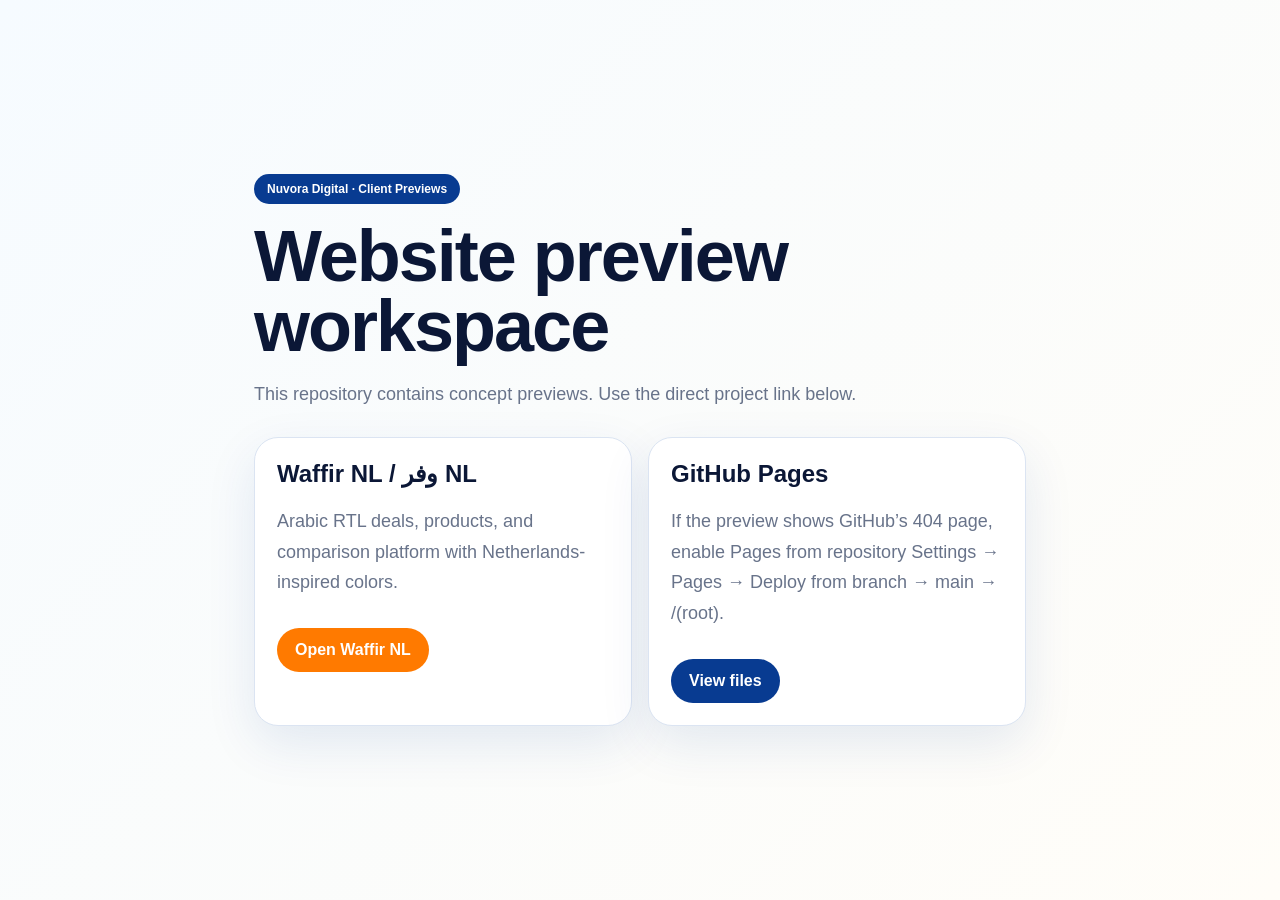
<file: index.html>
<!doctype html>
<html lang="en">
<head>
  <meta charset="utf-8">
  <meta name="viewport" content="width=device-width,initial-scale=1">
  <meta name="robots" content="noindex,nofollow">
  <title>Nuvora Previews</title>
  <style>
    :root{--blue:#083b91;--orange:#ff7a00;--red:#e63946;--ink:#0b1736;--muted:#68738a;--paper:#fffdf8;--line:#dbe4f2}*{box-sizing:border-box}body{font-family:Arial,sans-serif;margin:0;background:linear-gradient(135deg,#f6fbff,#fffdf8);color:var(--ink);min-height:100vh;display:grid;place-items:center}.box{max-width:820px;padding:48px 24px}.tag{display:inline-block;background:var(--blue);color:#fff;border-radius:999px;padding:8px 13px;font-size:12px;font-weight:800}h1{font-size:clamp(38px,6vw,72px);line-height:.96;margin:18px 0 16px;letter-spacing:-2px}p{line-height:1.7;color:var(--muted);font-size:18px}.cards{display:grid;grid-template-columns:repeat(auto-fit,minmax(240px,1fr));gap:16px;margin-top:28px}.card{background:#fff;border:1px solid var(--line);border-radius:24px;padding:22px;box-shadow:0 18px 50px rgba(8,59,145,.1)}.card h2{margin:0 0 8px}.btn{display:inline-block;margin-top:12px;background:var(--orange);color:#fff;padding:13px 18px;border-radius:999px;font-weight:900;text-decoration:none}.btn.secondary{background:var(--blue)}
  </style>
</head>
<body>
  <main class="box">
    <span class="tag">Nuvora Digital · Client Previews</span>
    <h1>Website preview workspace</h1>
    <p>This repository contains concept previews. Use the direct project link below.</p>
    <section class="cards">
      <article class="card">
        <h2>Waffir NL / وفر NL</h2>
        <p>Arabic RTL deals, products, and comparison platform with Netherlands-inspired colors.</p>
        <a class="btn" href="waffir-nl/">Open Waffir NL</a>
      </article>
      <article class="card">
        <h2>GitHub Pages</h2>
        <p>If the preview shows GitHub’s 404 page, enable Pages from repository Settings → Pages → Deploy from branch → main → /(root).</p>
        <a class="btn secondary" href="https://github.com/nuvora-webpro/nuvora-previews/tree/main/waffir-nl">View files</a>
      </article>
    </section>
  </main>
</body>
</html>
</file>
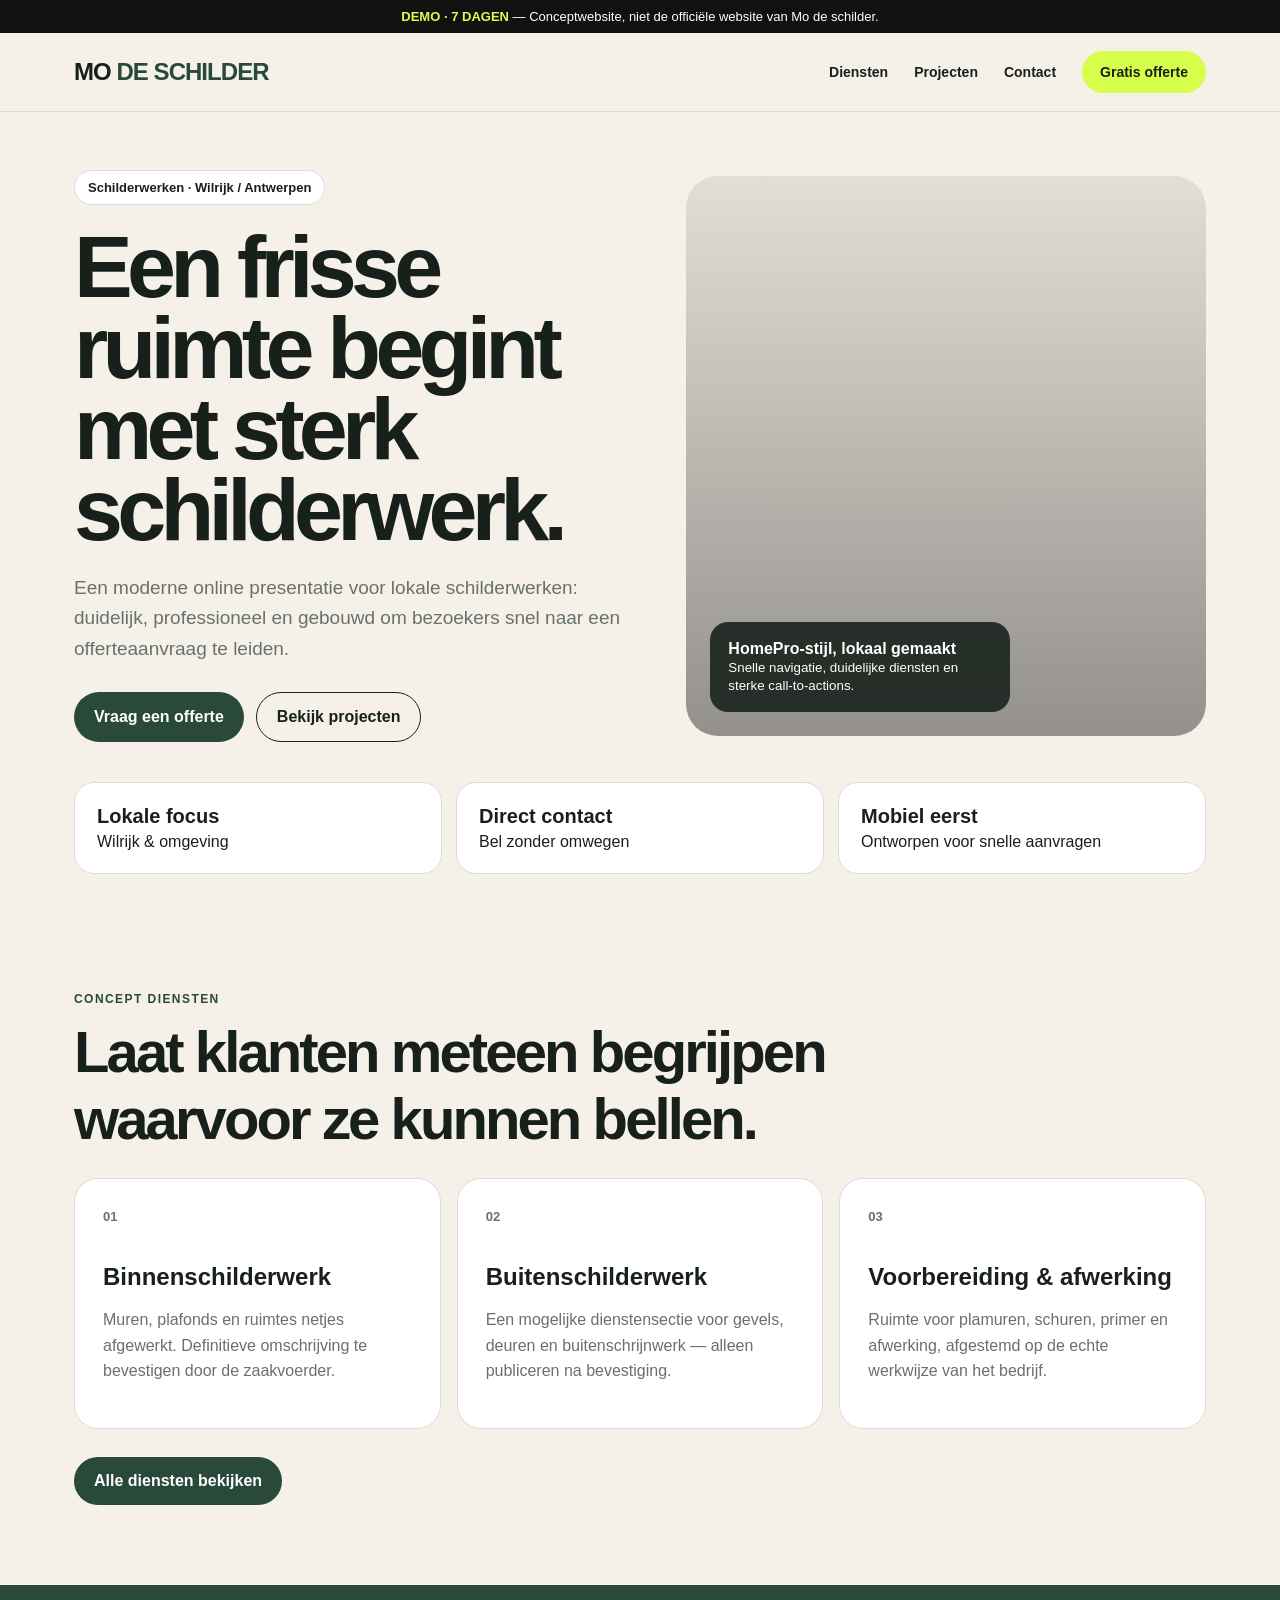
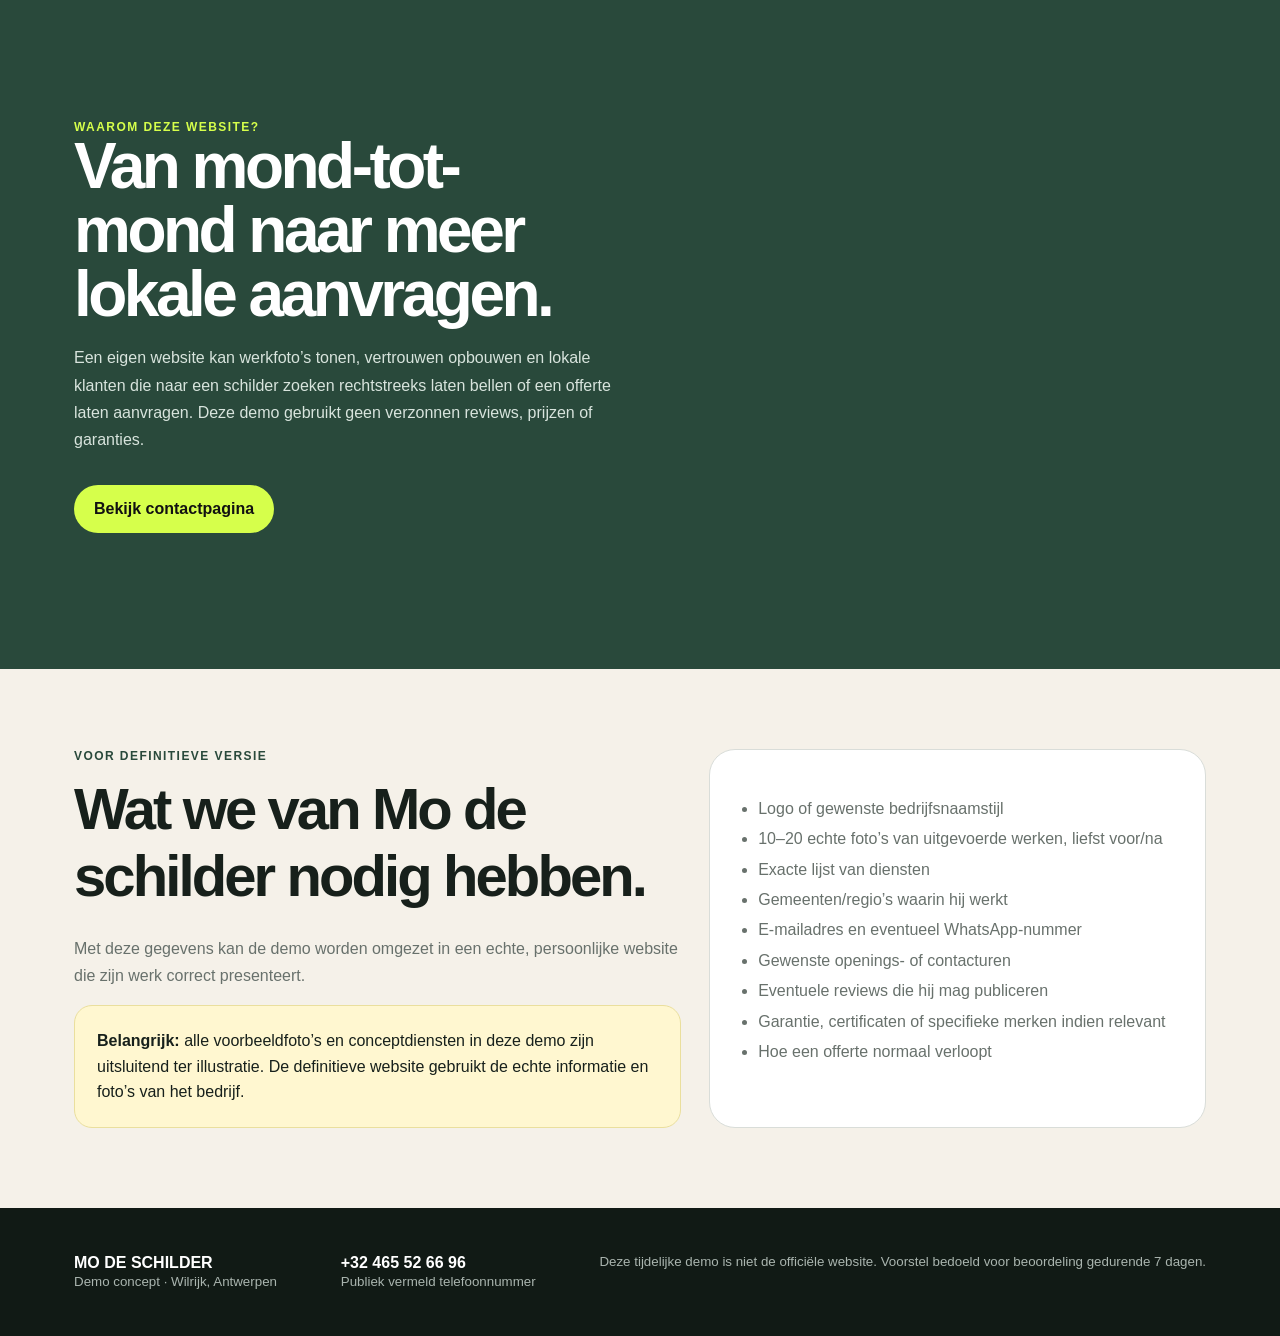
<file: mo-de-schilder/index.html>
<!doctype html><html lang="nl"><head><meta charset="utf-8"><meta name="viewport" content="width=device-width,initial-scale=1"><meta name="robots" content="noindex,nofollow"><title>Mo de schilder | Demo website</title><meta name="description" content="Conceptdemo voor Mo de schilder in Wilrijk. Dit is geen officiële website."><style>:root{--ink:#17201b;--green:#29493b;--lime:#d6ff4b;--cream:#f5f1e9;--white:#fff;--muted:#68716c;--line:#d9ddd9}*{box-sizing:border-box}html{scroll-behavior:smooth}body{margin:0;font-family:Inter,Arial,sans-serif;color:var(--ink);background:var(--cream)}a{text-decoration:none;color:inherit}.demo{background:#111;color:white;text-align:center;padding:9px 16px;font-size:13px}.demo b{color:var(--lime)}header{position:sticky;top:0;z-index:10;background:rgba(245,241,233,.95);backdrop-filter:blur(10px);border-bottom:1px solid var(--line)}.nav{max-width:1180px;margin:auto;display:flex;align-items:center;justify-content:space-between;padding:18px 24px}.brand{font-weight:900;letter-spacing:-.04em;font-size:24px}.brand span{color:var(--green)}nav{display:flex;gap:26px;align-items:center;font-size:14px;font-weight:700}.cta{background:var(--lime);padding:13px 18px;border-radius:999px;font-weight:900}.hero{max-width:1180px;margin:0 auto;padding:58px 24px 28px;display:grid;grid-template-columns:1.05fr .95fr;gap:38px;align-items:center}.eyebrow{display:inline-flex;background:white;border:1px solid var(--line);padding:9px 13px;border-radius:999px;font-size:13px;font-weight:800}.hero h1{font-size:clamp(48px,7vw,88px);line-height:.92;letter-spacing:-.065em;margin:22px 0}.hero p{font-size:19px;line-height:1.6;color:var(--muted);max-width:620px}.actions{display:flex;gap:12px;flex-wrap:wrap;margin-top:28px}.btn{display:inline-flex;align-items:center;justify-content:center;padding:15px 20px;border-radius:999px;font-weight:900}.btn.primary{background:var(--green);color:white}.btn.alt{border:1px solid var(--ink);background:transparent}.heroimg{min-height:560px;border-radius:32px;background:linear-gradient(180deg,rgba(0,0,0,.08),rgba(0,0,0,.4)),url('https://images.unsplash.com/photo-1562259949-e8e7689d7828?auto=format&fit=crop&w=1400&q=84') center/cover;display:flex;align-items:flex-end;padding:24px;color:white}.chip{background:rgba(23,32,27,.88);padding:18px;border-radius:18px;max-width:300px}.trust{max-width:1180px;margin:12px auto 0;padding:0 24px 38px;display:grid;grid-template-columns:repeat(3,1fr);gap:14px}.trust>div{background:white;border:1px solid var(--line);padding:22px;border-radius:20px}.trust strong{display:block;font-size:20px;margin-bottom:5px}.section{max-width:1180px;margin:auto;padding:80px 24px}.kicker{font-weight:900;color:var(--green);text-transform:uppercase;letter-spacing:.12em;font-size:12px}.section h2{font-size:clamp(36px,5vw,58px);letter-spacing:-.05em;margin:12px 0 26px;max-width:800px}.services{display:grid;grid-template-columns:repeat(3,1fr);gap:16px}.card{background:white;border:1px solid var(--line);padding:28px;border-radius:24px}.card .n{font-size:13px;font-weight:900;color:var(--muted)}.card h3{font-size:24px;margin:38px 0 10px}.card p{color:var(--muted);line-height:1.6}.dark{background:var(--green);color:white}.dark .inner{max-width:1180px;margin:auto;padding:82px 24px;display:grid;grid-template-columns:1fr 1fr;gap:52px;align-items:center}.dark h2{font-size:clamp(40px,6vw,64px);line-height:1;letter-spacing:-.055em;margin:0 0 18px}.dark p{color:#d8e4dd;line-height:1.7}.photo{height:520px;border-radius:28px;background:url('https://images.unsplash.com/photo-1589939705384-5185137a7f0f?auto=format&fit=crop&w=1400&q=84') center/cover}.need{display:grid;grid-template-columns:1.1fr .9fr;gap:28px}.list{background:white;border-radius:26px;padding:28px;border:1px solid var(--line)}.list ul{padding-left:20px;line-height:1.9;color:var(--muted)}.notice{background:#fff7d0;border:1px solid #eadf9d;padding:22px;border-radius:18px;line-height:1.6}footer{background:#111a15;color:white}.foot{max-width:1180px;margin:auto;padding:46px 24px;display:flex;justify-content:space-between;gap:24px;flex-wrap:wrap}.foot small{color:#aab5af}@media(max-width:850px){nav a:not(.cta){display:none}.hero,.dark .inner,.need{grid-template-columns:1fr}.heroimg{min-height:430px}.trust,.services{grid-template-columns:1fr}.section{padding:58px 20px}.hero{padding:36px 20px 24px}.nav{padding:16px 20px}}</style></head><body><div class="demo"><b>DEMO · 7 DAGEN</b> — Conceptwebsite, niet de officiële website van Mo de schilder.</div><header><div class="nav"><a class="brand" href="./">MO <span>DE SCHILDER</span></a><nav><a href="diensten.html">Diensten</a><a href="projecten.html">Projecten</a><a href="contact.html">Contact</a><a class="cta" href="contact.html">Gratis offerte</a></nav></div></header><main><section class="hero"><div><span class="eyebrow">Schilderwerken · Wilrijk / Antwerpen</span><h1>Een frisse ruimte begint met sterk schilderwerk.</h1><p>Een moderne online presentatie voor lokale schilderwerken: duidelijk, professioneel en gebouwd om bezoekers snel naar een offerteaanvraag te leiden.</p><div class="actions"><a class="btn primary" href="contact.html">Vraag een offerte</a><a class="btn alt" href="projecten.html">Bekijk projecten</a></div></div><div class="heroimg"><div class="chip"><strong>HomePro-stijl, lokaal gemaakt</strong><br><small>Snelle navigatie, duidelijke diensten en sterke call-to-actions.</small></div></div></section><section class="trust"><div><strong>Lokale focus</strong><span>Wilrijk & omgeving</span></div><div><strong>Direct contact</strong><span>Bel zonder omwegen</span></div><div><strong>Mobiel eerst</strong><span>Ontworpen voor snelle aanvragen</span></div></section><section class="section"><div class="kicker">Concept diensten</div><h2>Laat klanten meteen begrijpen waarvoor ze kunnen bellen.</h2><div class="services"><article class="card"><span class="n">01</span><h3>Binnenschilderwerk</h3><p>Muren, plafonds en ruimtes netjes afgewerkt. Definitieve omschrijving te bevestigen door de zaakvoerder.</p></article><article class="card"><span class="n">02</span><h3>Buitenschilderwerk</h3><p>Een mogelijke dienstensectie voor gevels, deuren en buitenschrijnwerk — alleen publiceren na bevestiging.</p></article><article class="card"><span class="n">03</span><h3>Voorbereiding & afwerking</h3><p>Ruimte voor plamuren, schuren, primer en afwerking, afgestemd op de echte werkwijze van het bedrijf.</p></article></div><div class="actions"><a class="btn primary" href="diensten.html">Alle diensten bekijken</a></div></section><section class="dark"><div class="inner"><div><div class="kicker" style="color:var(--lime)">Waarom deze website?</div><h2>Van mond-tot-mond naar meer lokale aanvragen.</h2><p>Een eigen website kan werkfoto’s tonen, vertrouwen opbouwen en lokale klanten die naar een schilder zoeken rechtstreeks laten bellen of een offerte laten aanvragen. Deze demo gebruikt geen verzonnen reviews, prijzen of garanties.</p><a class="btn" style="background:var(--lime);color:#111;margin-top:16px" href="contact.html">Bekijk contactpagina</a></div><div class="photo" aria-label="Voorbeeldfoto schilderwerk"></div></div></section><section class="section need"><div><div class="kicker">Voor definitieve versie</div><h2>Wat we van Mo de schilder nodig hebben.</h2><p style="color:var(--muted);line-height:1.7">Met deze gegevens kan de demo worden omgezet in een echte, persoonlijke website die zijn werk correct presenteert.</p><div class="notice"><strong>Belangrijk:</strong> alle voorbeeldfoto’s en conceptdiensten in deze demo zijn uitsluitend ter illustratie. De definitieve website gebruikt de echte informatie en foto’s van het bedrijf.</div></div><div class="list"><ul><li>Logo of gewenste bedrijfsnaamstijl</li><li>10–20 echte foto’s van uitgevoerde werken, liefst voor/na</li><li>Exacte lijst van diensten</li><li>Gemeenten/regio’s waarin hij werkt</li><li>E-mailadres en eventueel WhatsApp-nummer</li><li>Gewenste openings- of contacturen</li><li>Eventuele reviews die hij mag publiceren</li><li>Garantie, certificaten of specifieke merken indien relevant</li><li>Hoe een offerte normaal verloopt</li></ul></div></section></main><footer><div class="foot"><div><strong>MO DE SCHILDER</strong><br><small>Demo concept · Wilrijk, Antwerpen</small></div><div><strong>+32 465 52 66 96</strong><br><small>Publiek vermeld telefoonnummer</small></div><small>Deze tijdelijke demo is niet de officiële website. Voorstel bedoeld voor beoordeling gedurende 7 dagen.</small></div></footer></body></html>
</file>
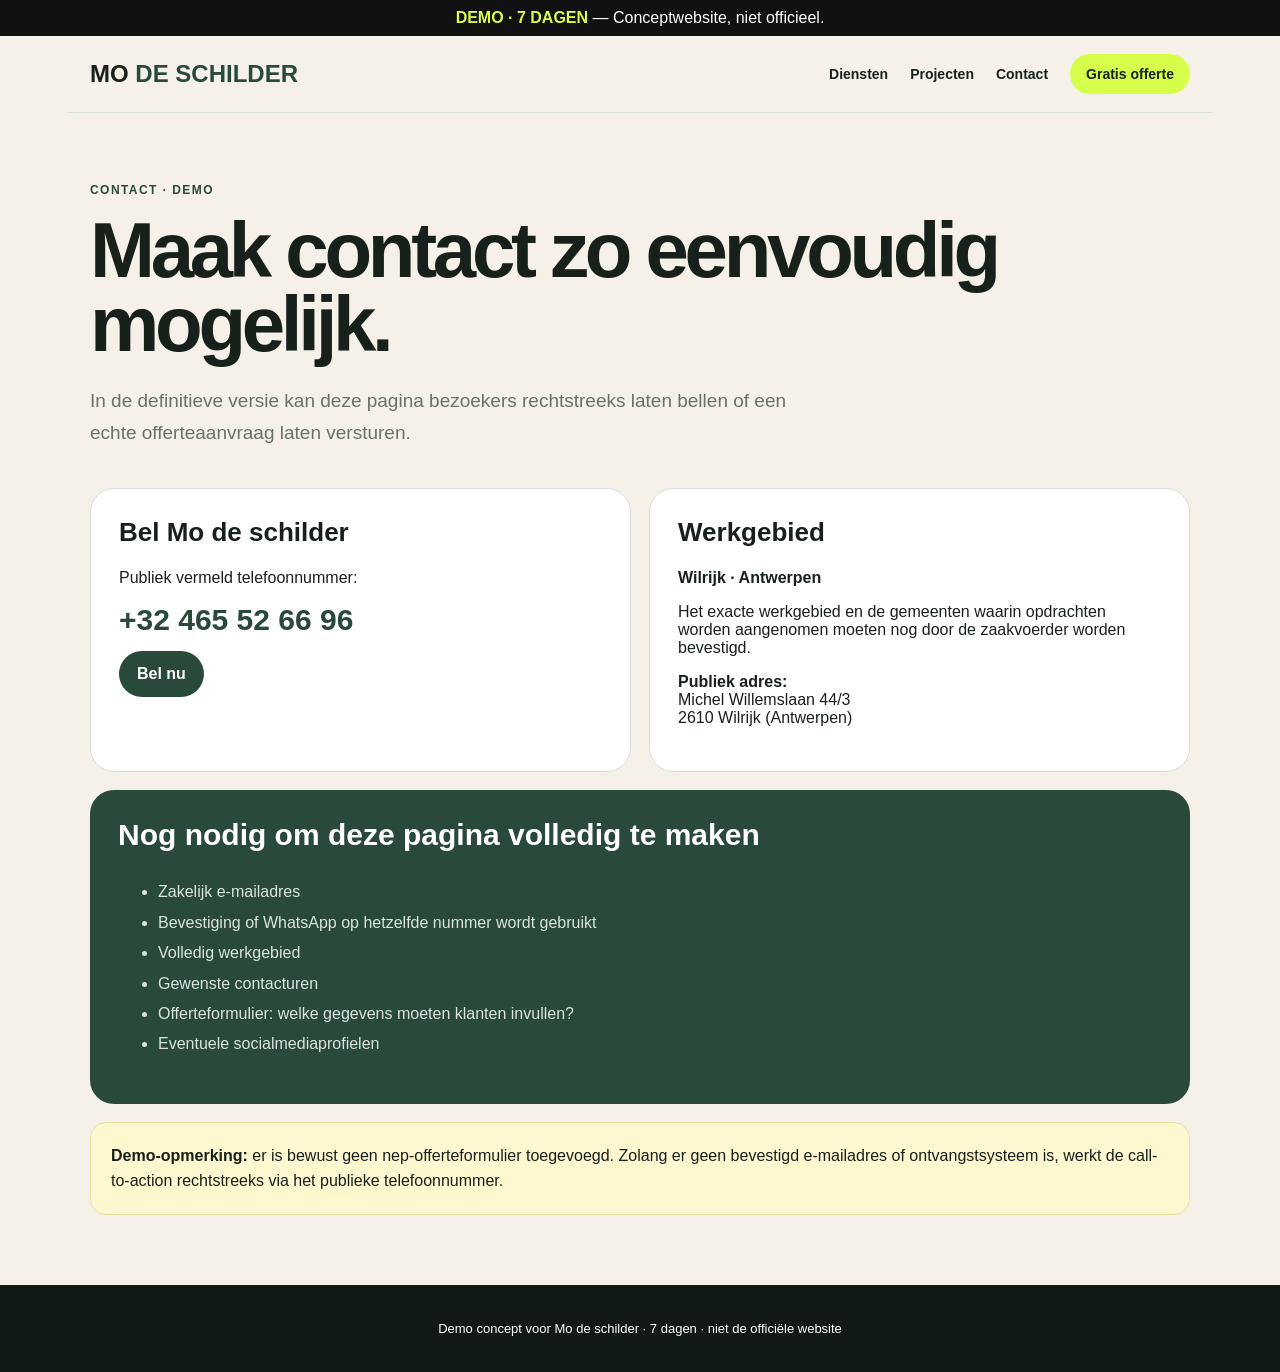
<file: mo-de-schilder/contact.html>
<!doctype html><html lang="nl"><head><meta charset="utf-8"><meta name="viewport" content="width=device-width,initial-scale=1"><meta name="robots" content="noindex,nofollow"><title>Contact | Mo de schilder demo</title><style>body{margin:0;font-family:Arial,sans-serif;background:#f5f1e9;color:#17201b}a{text-decoration:none;color:inherit}.demo{background:#111;color:#fff;text-align:center;padding:9px}.demo b{color:#d6ff4b}.nav{max-width:1100px;margin:auto;padding:18px 22px;display:flex;justify-content:space-between;align-items:center;border-bottom:1px solid #d9ddd9}.brand{font-size:24px;font-weight:900}.brand span{color:#29493b}nav{display:flex;gap:22px;align-items:center;font-weight:700;font-size:14px}.cta{background:#d6ff4b;padding:12px 16px;border-radius:999px}.wrap{max-width:1100px;margin:auto;padding:70px 22px}.eyebrow{font-size:12px;text-transform:uppercase;letter-spacing:.12em;font-weight:900;color:#29493b}h1{font-size:clamp(46px,7vw,78px);letter-spacing:-.055em;line-height:.95;margin:16px 0 24px}.lead{max-width:720px;color:#68716c;font-size:19px;line-height:1.65}.grid{display:grid;grid-template-columns:1fr 1fr;gap:18px;margin-top:40px}.card{background:#fff;border:1px solid #d9ddd9;border-radius:24px;padding:28px}.card h2{margin-top:0;font-size:26px}.phone{font-size:30px;font-weight:900;color:#29493b}.btn{display:inline-block;background:#29493b;color:#fff;padding:14px 18px;border-radius:999px;font-weight:900;margin-top:14px}.needed{margin-top:18px;background:#29493b;color:#fff;border-radius:24px;padding:28px}.needed ul{line-height:1.9;color:#dbe5df}.warn{margin-top:18px;background:#fff7d0;border:1px solid #eadf9d;padding:20px;border-radius:16px;line-height:1.6}footer{background:#111a15;color:#fff;padding:36px 22px;text-align:center;font-size:13px}@media(max-width:800px){nav a:not(.cta){display:none}.grid{grid-template-columns:1fr}}</style></head><body><div class="demo"><b>DEMO · 7 DAGEN</b> — Conceptwebsite, niet officieel.</div><header><div class="nav"><a class="brand" href="index.html">MO <span>DE SCHILDER</span></a><nav><a href="diensten.html">Diensten</a><a href="projecten.html">Projecten</a><a href="contact.html">Contact</a><a class="cta" href="contact.html">Gratis offerte</a></nav></div></header><main><section class="wrap"><div class="eyebrow">Contact · demo</div><h1>Maak contact zo eenvoudig mogelijk.</h1><p class="lead">In de definitieve versie kan deze pagina bezoekers rechtstreeks laten bellen of een echte offerteaanvraag laten versturen.</p><div class="grid"><article class="card"><h2>Bel Mo de schilder</h2><p>Publiek vermeld telefoonnummer:</p><div class="phone">+32 465 52 66 96</div><a class="btn" href="tel:+32465526696">Bel nu</a></article><article class="card"><h2>Werkgebied</h2><p><strong>Wilrijk · Antwerpen</strong></p><p>Het exacte werkgebied en de gemeenten waarin opdrachten worden aangenomen moeten nog door de zaakvoerder worden bevestigd.</p><p><strong>Publiek adres:</strong><br>Michel Willemslaan 44/3<br>2610 Wilrijk (Antwerpen)</p></article></div><div class="needed"><h2 style="font-size:30px;margin-top:0">Nog nodig om deze pagina volledig te maken</h2><ul><li>Zakelijk e-mailadres</li><li>Bevestiging of WhatsApp op hetzelfde nummer wordt gebruikt</li><li>Volledig werkgebied</li><li>Gewenste contacturen</li><li>Offerteformulier: welke gegevens moeten klanten invullen?</li><li>Eventuele socialmediaprofielen</li></ul></div><div class="warn"><strong>Demo-opmerking:</strong> er is bewust geen nep-offerteformulier toegevoegd. Zolang er geen bevestigd e-mailadres of ontvangstsysteem is, werkt de call-to-action rechtstreeks via het publieke telefoonnummer.</div></section></main><footer>Demo concept voor Mo de schilder · 7 dagen · niet de officiële website</footer></body></html>
</file>
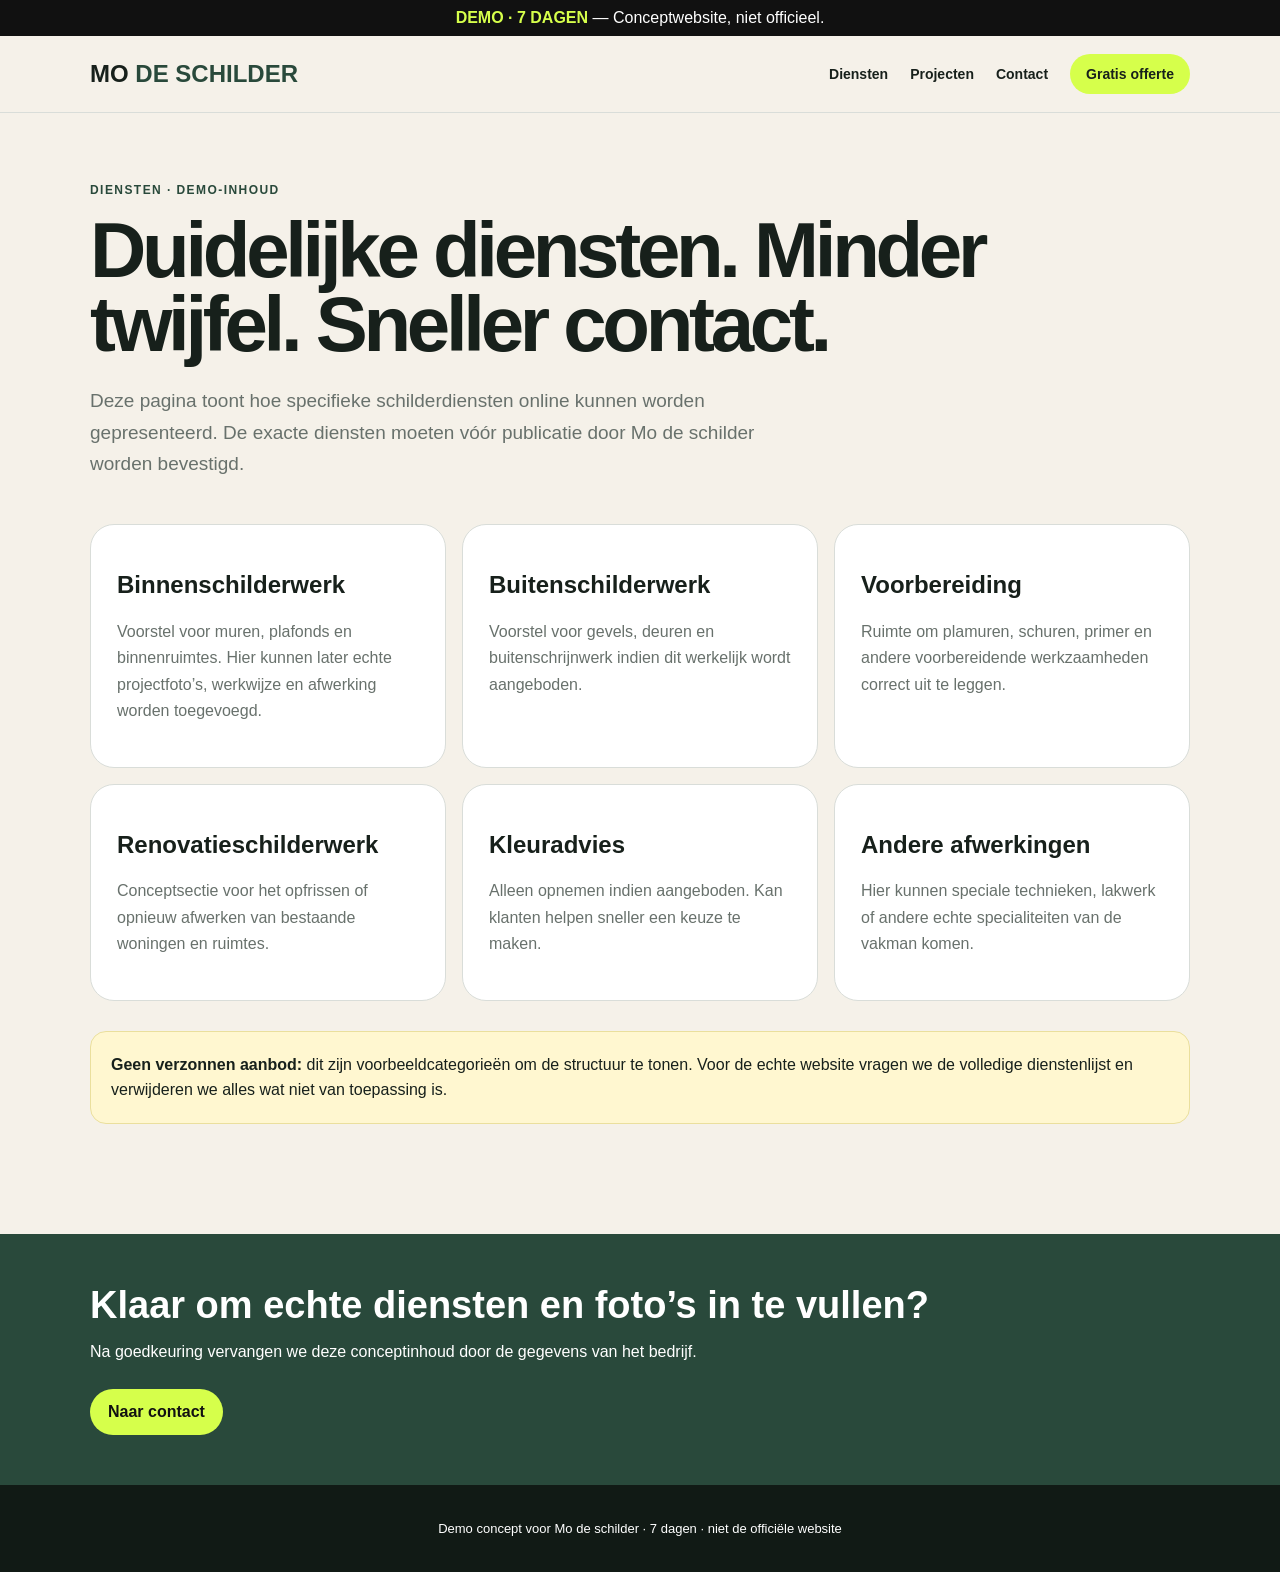
<file: mo-de-schilder/diensten.html>
<!doctype html><html lang="nl"><head><meta charset="utf-8"><meta name="viewport" content="width=device-width,initial-scale=1"><meta name="robots" content="noindex,nofollow"><title>Diensten | Mo de schilder demo</title><style>body{margin:0;font-family:Arial,sans-serif;background:#f5f1e9;color:#17201b}a{text-decoration:none;color:inherit}.demo{background:#111;color:#fff;text-align:center;padding:9px}.demo b{color:#d6ff4b}header{border-bottom:1px solid #d9ddd9}.nav{max-width:1100px;margin:auto;padding:18px 22px;display:flex;justify-content:space-between;align-items:center}.brand{font-size:24px;font-weight:900}.brand span{color:#29493b}nav{display:flex;gap:22px;align-items:center;font-weight:700;font-size:14px}.cta{background:#d6ff4b;padding:12px 16px;border-radius:999px}.wrap{max-width:1100px;margin:auto;padding:70px 22px}.eyebrow{font-size:12px;text-transform:uppercase;letter-spacing:.12em;font-weight:900;color:#29493b}h1{font-size:clamp(46px,7vw,78px);letter-spacing:-.055em;line-height:.95;margin:16px 0 24px}.lead{max-width:720px;color:#68716c;font-size:19px;line-height:1.65}.grid{display:grid;grid-template-columns:repeat(3,1fr);gap:16px;margin-top:45px}.card{background:#fff;border:1px solid #d9ddd9;border-radius:24px;padding:26px}.card h2{font-size:24px}.card p{line-height:1.65;color:#68716c}.warn{margin-top:30px;background:#fff7d0;border:1px solid #eadf9d;padding:20px;border-radius:16px;line-height:1.6}.bottom{background:#29493b;color:#fff;margin-top:40px}.bottom .wrap{padding-top:50px;padding-bottom:50px}.btn{display:inline-block;background:#d6ff4b;color:#111;padding:14px 18px;border-radius:999px;font-weight:900;margin-top:12px}footer{background:#111a15;color:#fff;padding:36px 22px;text-align:center;font-size:13px}@media(max-width:800px){nav a:not(.cta){display:none}.grid{grid-template-columns:1fr}}</style></head><body><div class="demo"><b>DEMO · 7 DAGEN</b> — Conceptwebsite, niet officieel.</div><header><div class="nav"><a class="brand" href="index.html">MO <span>DE SCHILDER</span></a><nav><a href="diensten.html">Diensten</a><a href="projecten.html">Projecten</a><a href="contact.html">Contact</a><a class="cta" href="contact.html">Gratis offerte</a></nav></div></header><main><section class="wrap"><div class="eyebrow">Diensten · demo-inhoud</div><h1>Duidelijke diensten. Minder twijfel. Sneller contact.</h1><p class="lead">Deze pagina toont hoe specifieke schilderdiensten online kunnen worden gepresenteerd. De exacte diensten moeten vóór publicatie door Mo de schilder worden bevestigd.</p><div class="grid"><article class="card"><h2>Binnenschilderwerk</h2><p>Voorstel voor muren, plafonds en binnenruimtes. Hier kunnen later echte projectfoto’s, werkwijze en afwerking worden toegevoegd.</p></article><article class="card"><h2>Buitenschilderwerk</h2><p>Voorstel voor gevels, deuren en buitenschrijnwerk indien dit werkelijk wordt aangeboden.</p></article><article class="card"><h2>Voorbereiding</h2><p>Ruimte om plamuren, schuren, primer en andere voorbereidende werkzaamheden correct uit te leggen.</p></article><article class="card"><h2>Renovatieschilderwerk</h2><p>Conceptsectie voor het opfrissen of opnieuw afwerken van bestaande woningen en ruimtes.</p></article><article class="card"><h2>Kleuradvies</h2><p>Alleen opnemen indien aangeboden. Kan klanten helpen sneller een keuze te maken.</p></article><article class="card"><h2>Andere afwerkingen</h2><p>Hier kunnen speciale technieken, lakwerk of andere echte specialiteiten van de vakman komen.</p></article></div><div class="warn"><strong>Geen verzonnen aanbod:</strong> dit zijn voorbeeldcategorieën om de structuur te tonen. Voor de echte website vragen we de volledige dienstenlijst en verwijderen we alles wat niet van toepassing is.</div></section><section class="bottom"><div class="wrap"><h2 style="font-size:38px;margin:0 0 10px">Klaar om echte diensten en foto’s in te vullen?</h2><p>Na goedkeuring vervangen we deze conceptinhoud door de gegevens van het bedrijf.</p><a class="btn" href="contact.html">Naar contact</a></div></section></main><footer>Demo concept voor Mo de schilder · 7 dagen · niet de officiële website</footer></body></html>
</file>
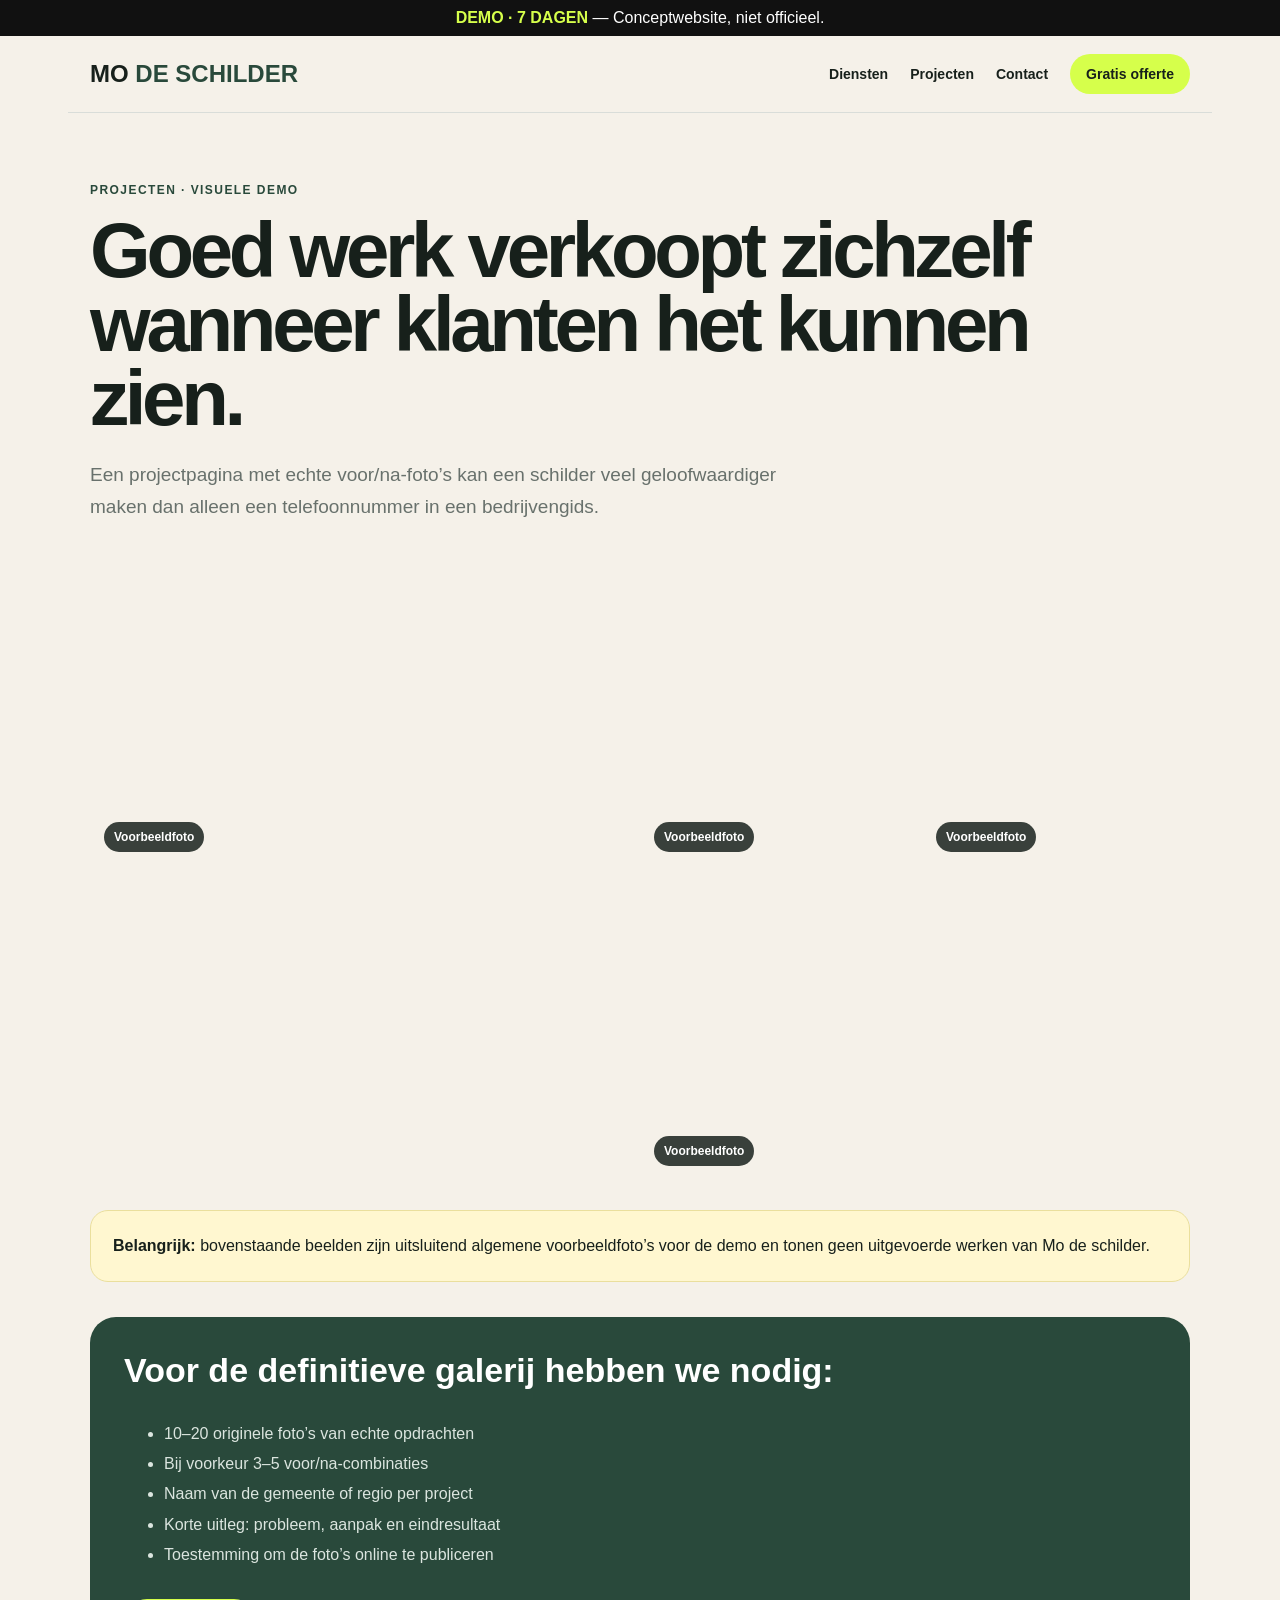
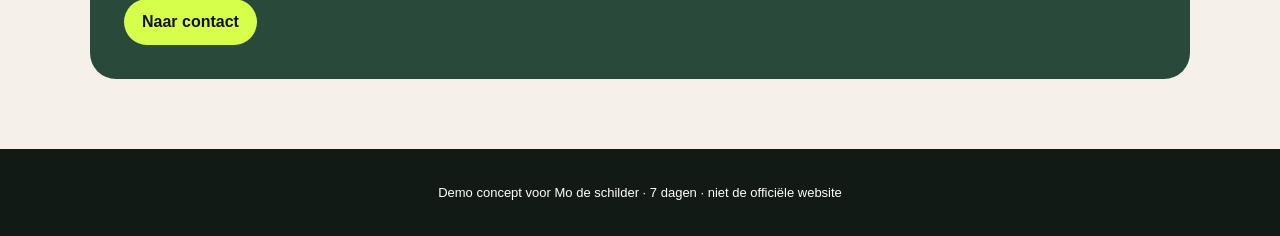
<file: mo-de-schilder/projecten.html>
<!doctype html><html lang="nl"><head><meta charset="utf-8"><meta name="viewport" content="width=device-width,initial-scale=1"><meta name="robots" content="noindex,nofollow"><title>Projecten | Mo de schilder demo</title><style>body{margin:0;font-family:Arial,sans-serif;background:#f5f1e9;color:#17201b}a{text-decoration:none;color:inherit}.demo{background:#111;color:#fff;text-align:center;padding:9px}.demo b{color:#d6ff4b}.nav{max-width:1100px;margin:auto;padding:18px 22px;display:flex;justify-content:space-between;align-items:center;border-bottom:1px solid #d9ddd9}.brand{font-size:24px;font-weight:900}.brand span{color:#29493b}nav{display:flex;gap:22px;align-items:center;font-weight:700;font-size:14px}.cta{background:#d6ff4b;padding:12px 16px;border-radius:999px}.wrap{max-width:1100px;margin:auto;padding:70px 22px}.eyebrow{font-size:12px;text-transform:uppercase;letter-spacing:.12em;font-weight:900;color:#29493b}h1{font-size:clamp(46px,7vw,78px);letter-spacing:-.055em;line-height:.95;margin:16px 0 24px}.lead{max-width:720px;color:#68716c;font-size:19px;line-height:1.65}.grid{display:grid;grid-template-columns:2fr 1fr 1fr;grid-auto-rows:300px;gap:14px;margin-top:44px}.pic{border-radius:22px;background-size:cover;background-position:center;position:relative;overflow:hidden}.pic:after{content:'Voorbeeldfoto';position:absolute;left:14px;bottom:14px;background:rgba(17,26,21,.82);color:#fff;padding:8px 10px;border-radius:999px;font-size:12px;font-weight:700}.p1{background-image:url('https://images.unsplash.com/photo-1562259949-e8e7689d7828?auto=format&fit=crop&w=1500&q=84')}.p2{background-image:url('https://images.unsplash.com/photo-1589939705384-5185137a7f0f?auto=format&fit=crop&w=1000&q=84')}.p3{background-image:url('https://images.unsplash.com/photo-1560448071-88f9b3f47f0f?auto=format&fit=crop&w=1000&q=84')}.p4{background-image:url('https://images.unsplash.com/photo-1560185008-b033106af5c3?auto=format&fit=crop&w=1200&q=84');grid-column:2/4}.info{margin-top:30px;background:#fff7d0;border:1px solid #eadf9d;padding:22px;border-radius:18px;line-height:1.65}.ask{margin-top:35px;background:#29493b;color:#fff;border-radius:26px;padding:34px}.ask ul{line-height:1.9;color:#dbe5df}.btn{display:inline-block;background:#d6ff4b;color:#111;padding:14px 18px;border-radius:999px;font-weight:900;margin-top:12px}footer{background:#111a15;color:#fff;padding:36px 22px;text-align:center;font-size:13px}@media(max-width:800px){nav a:not(.cta){display:none}.grid{grid-template-columns:1fr;grid-auto-rows:260px}.p4{grid-column:auto}}</style></head><body><div class="demo"><b>DEMO · 7 DAGEN</b> — Conceptwebsite, niet officieel.</div><header><div class="nav"><a class="brand" href="index.html">MO <span>DE SCHILDER</span></a><nav><a href="diensten.html">Diensten</a><a href="projecten.html">Projecten</a><a href="contact.html">Contact</a><a class="cta" href="contact.html">Gratis offerte</a></nav></div></header><main><section class="wrap"><div class="eyebrow">Projecten · visuele demo</div><h1>Goed werk verkoopt zichzelf wanneer klanten het kunnen zien.</h1><p class="lead">Een projectpagina met echte voor/na-foto’s kan een schilder veel geloofwaardiger maken dan alleen een telefoonnummer in een bedrijvengids.</p><div class="grid"><div class="pic p1"></div><div class="pic p2"></div><div class="pic p3"></div><div class="pic p4"></div></div><div class="info"><strong>Belangrijk:</strong> bovenstaande beelden zijn uitsluitend algemene voorbeeldfoto’s voor de demo en tonen geen uitgevoerde werken van Mo de schilder.</div><div class="ask"><h2 style="font-size:34px;margin-top:0">Voor de definitieve galerij hebben we nodig:</h2><ul><li>10–20 originele foto’s van echte opdrachten</li><li>Bij voorkeur 3–5 voor/na-combinaties</li><li>Naam van de gemeente of regio per project</li><li>Korte uitleg: probleem, aanpak en eindresultaat</li><li>Toestemming om de foto’s online te publiceren</li></ul><a class="btn" href="contact.html">Naar contact</a></div></section></main><footer>Demo concept voor Mo de schilder · 7 dagen · niet de officiële website</footer></body></html>
</file>
